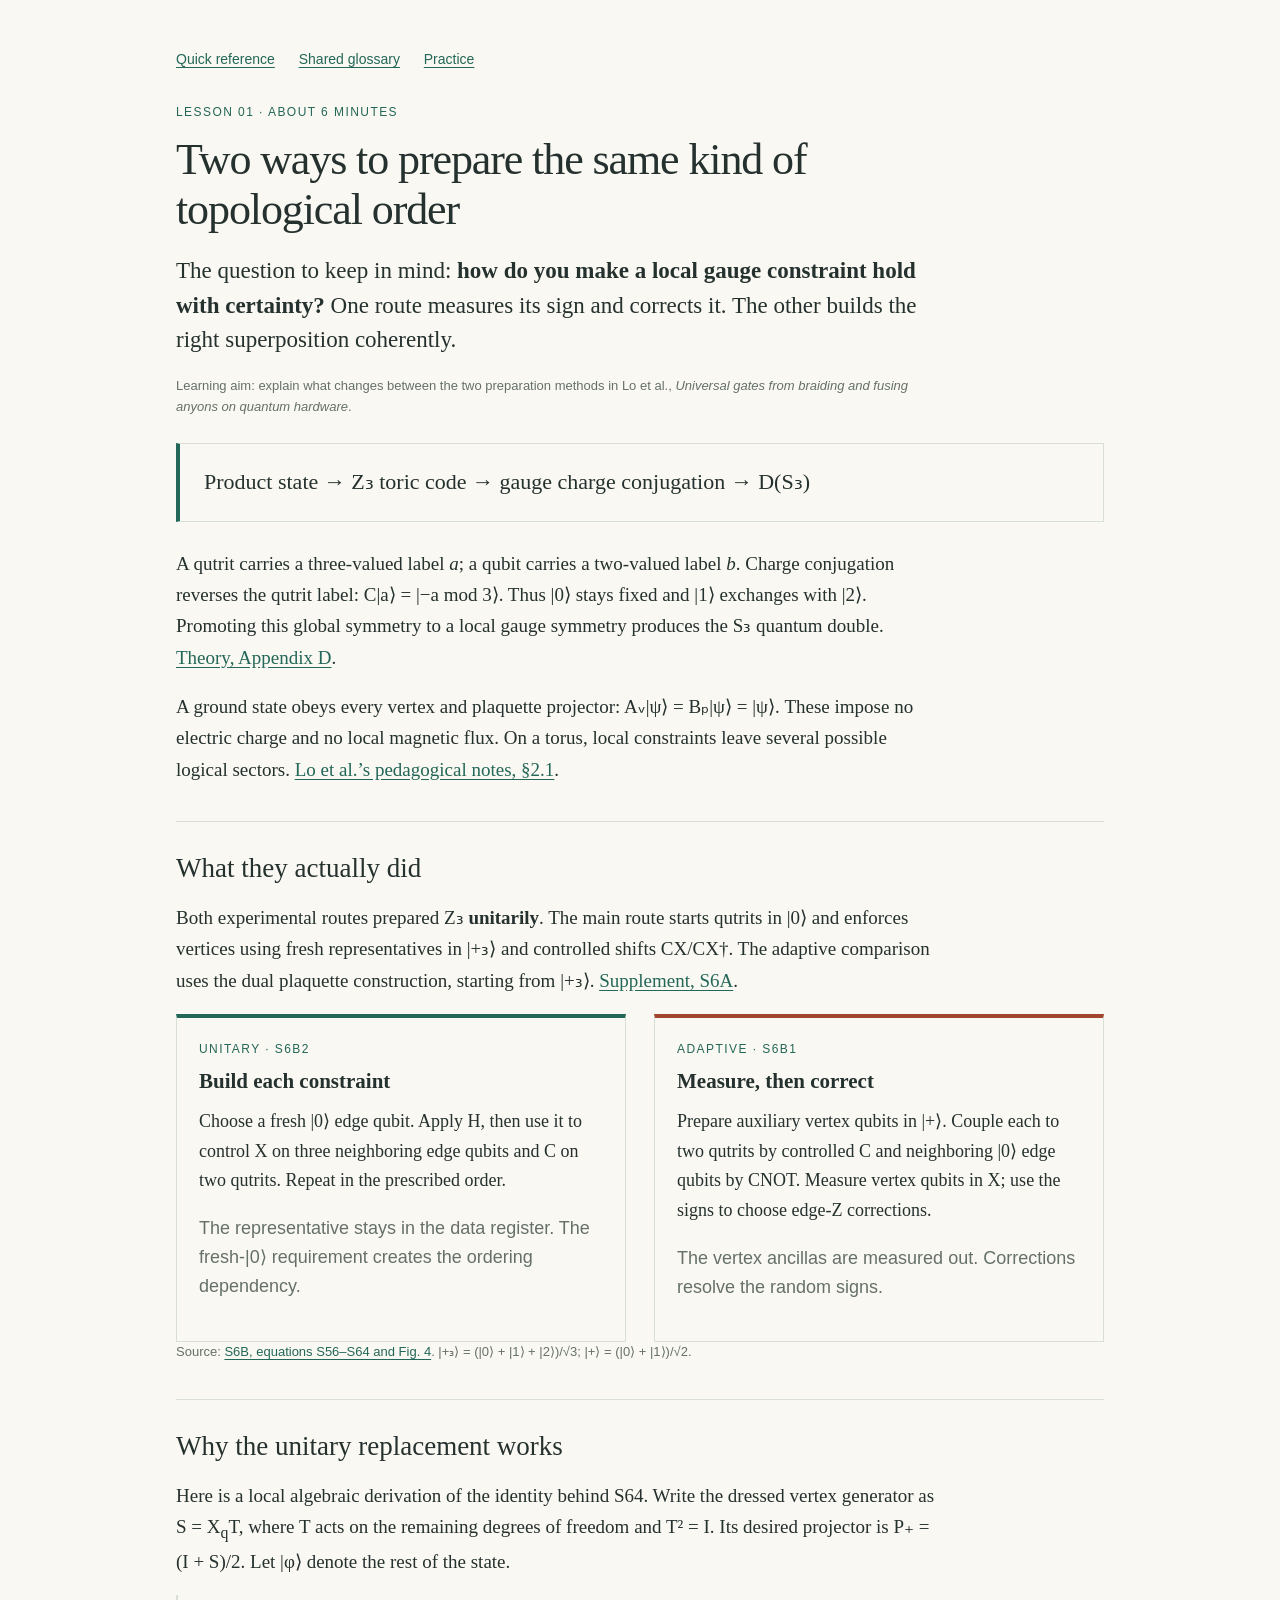
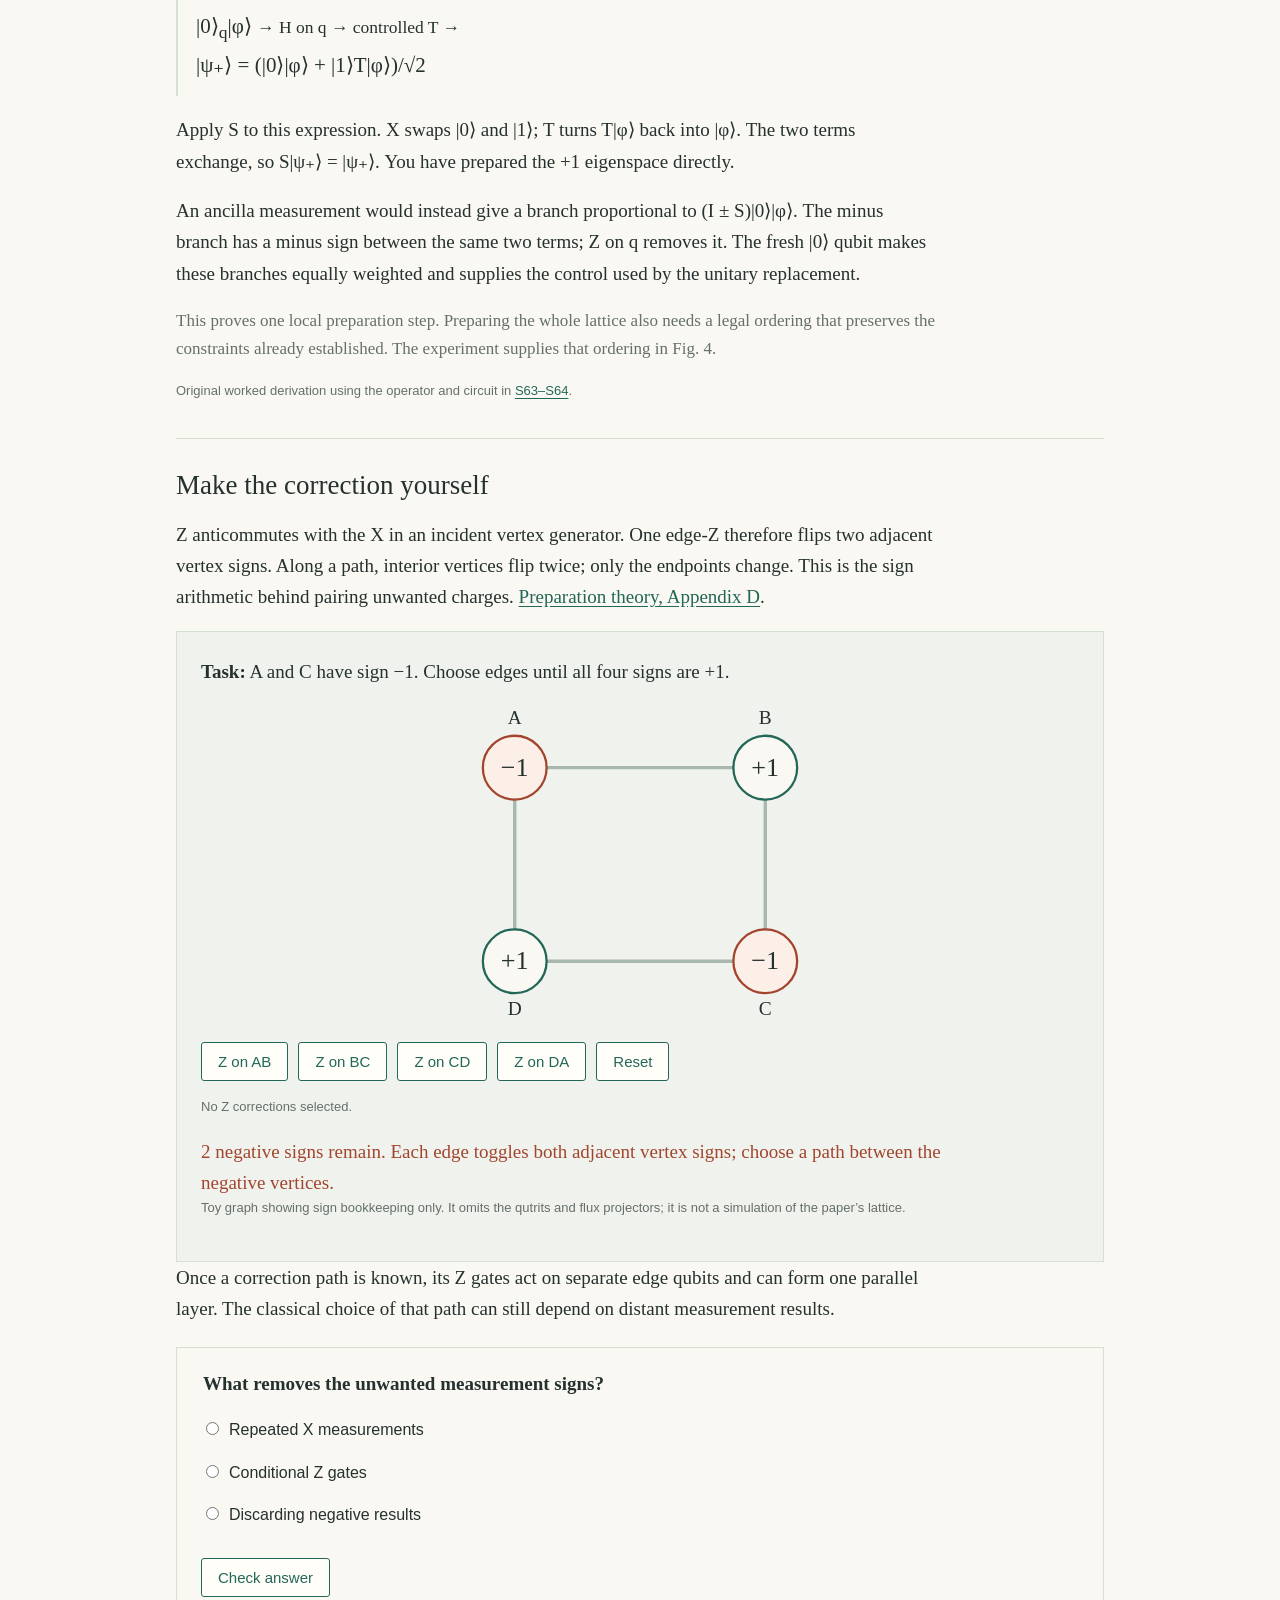
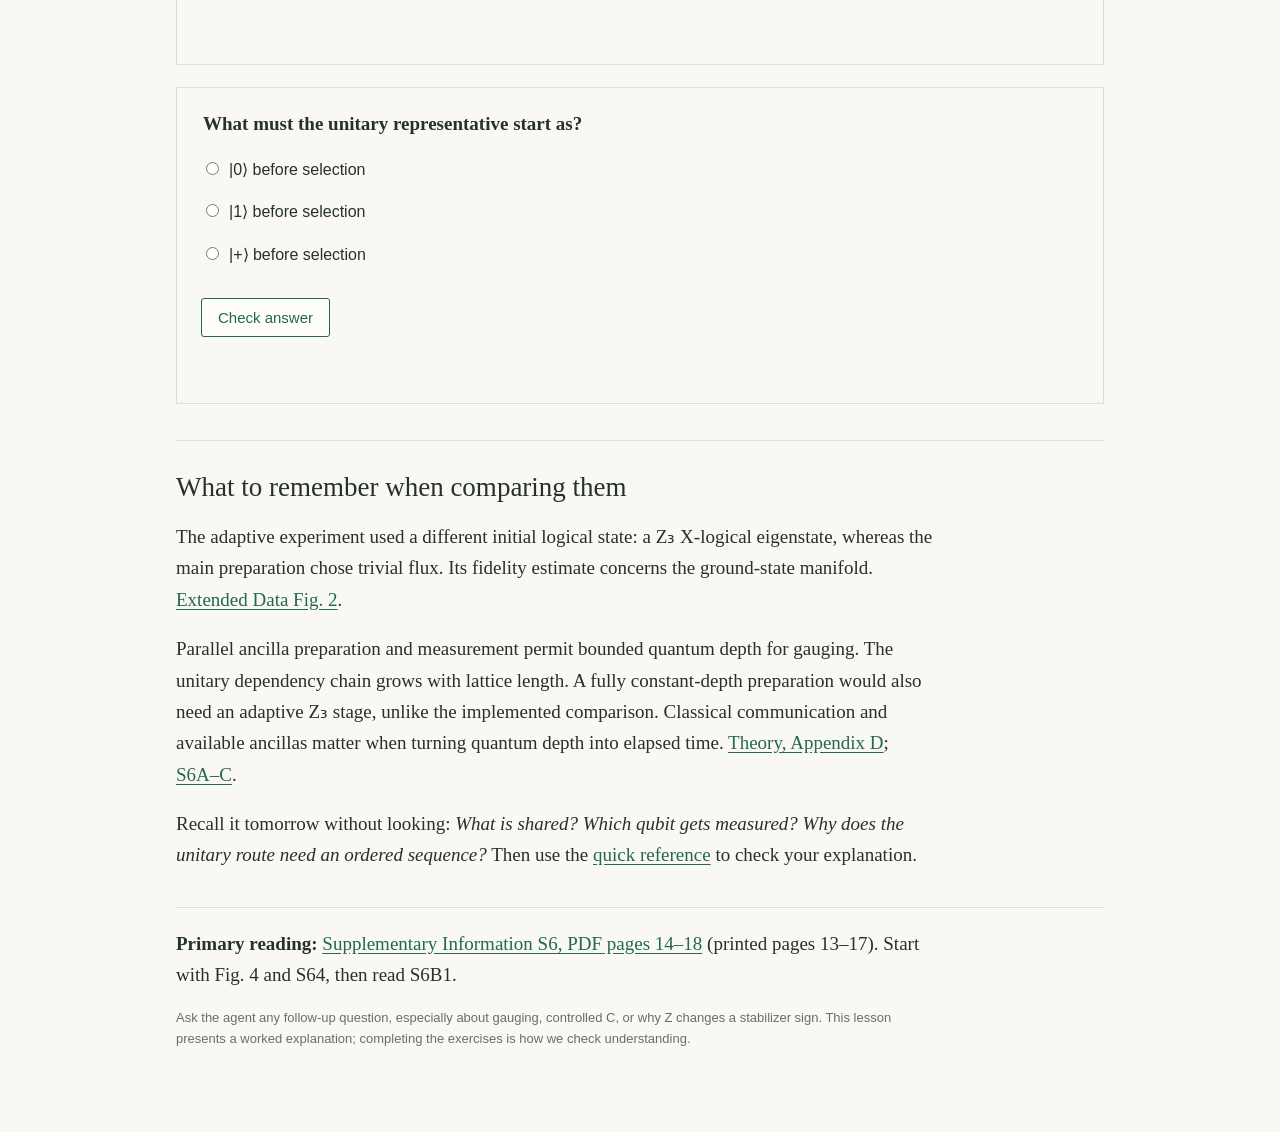
<file: index.html>
<!doctype html>
<html lang="en">
<head>
  <meta charset="utf-8">
  <meta name="viewport" content="width=device-width, initial-scale=1">
  <meta http-equiv="refresh" content="0; url=lessons/0001-lo-state-preparation.html">
  <meta name="description" content="Learn the unitary and adaptive state preparation methods in Lo et al.">
  <title>Lo et al. — interactive state preparation lesson</title>
  <link rel="stylesheet" href="assets/teaching.css">
</head>
<body>
<main>
  <div class="eyebrow">QuantumHackathon · lesson 01</div>
  <h1>Two ways to prepare a D(S₃) ground state</h1>
  <p><a href="lessons/0001-lo-state-preparation.html">Open the interactive lesson</a></p>
  <p><a href="reference/lo-state-preparation.html">Quick reference</a> · <a href="glossary.html">Shared glossary</a></p>
</main>
</body>
</html>
</file>
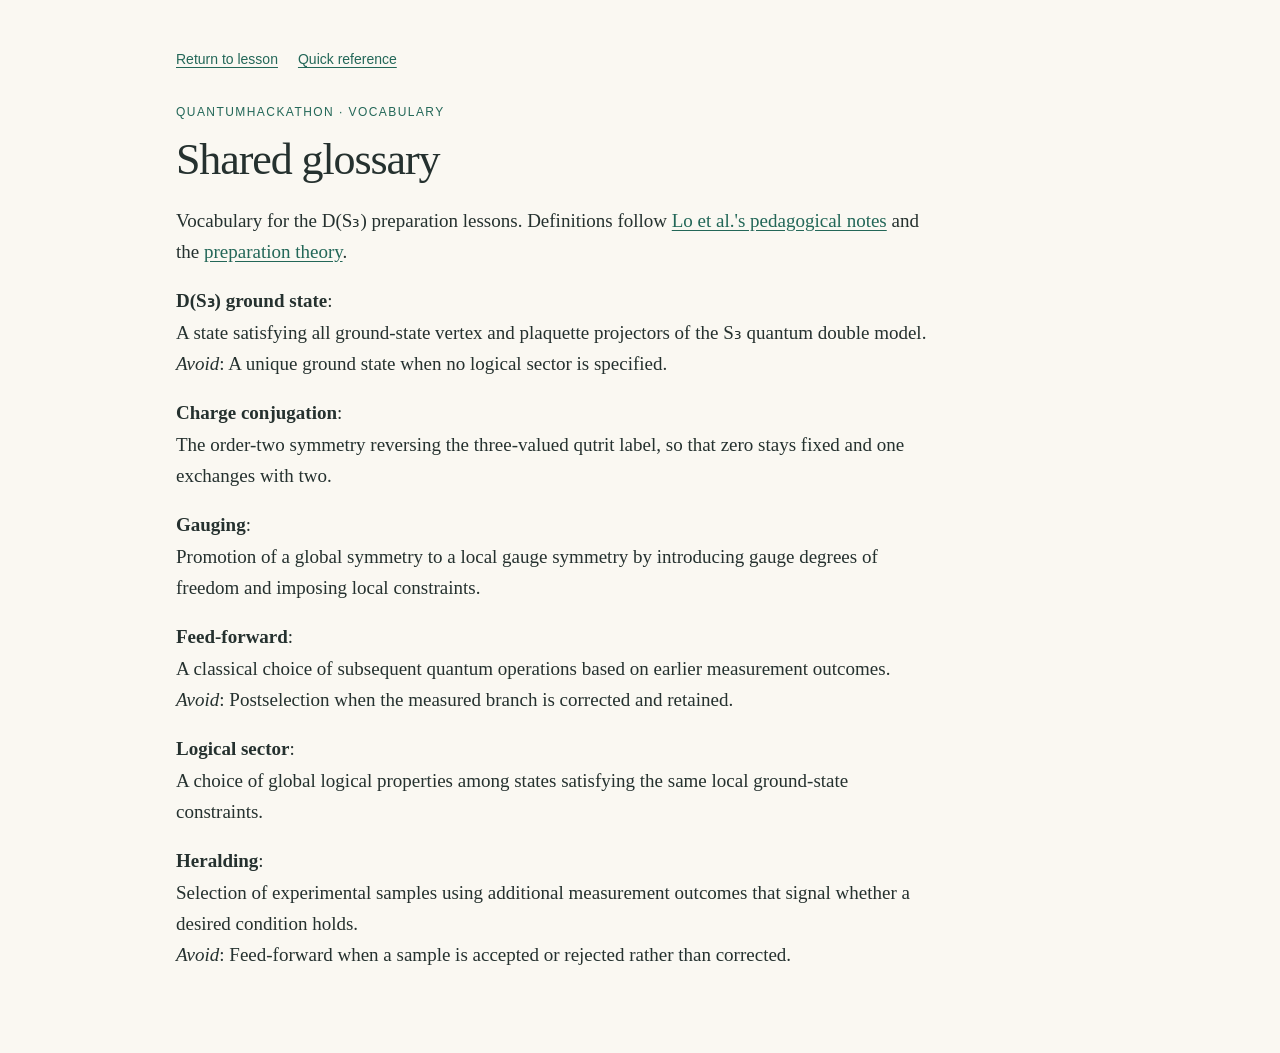
<file: glossary.html>
<!doctype html>
<html lang="en">
<head>
  <meta charset="utf-8">
  <meta name="viewport" content="width=device-width, initial-scale=1">
  <title>D(S₃) preparation glossary</title>
  <link rel="stylesheet" href="assets/teaching.css">
</head>
<body>
<main>
  <nav aria-label="Glossary navigation"><a href="lessons/0001-lo-state-preparation.html">Return to lesson</a><a href="reference/lo-state-preparation.html">Quick reference</a></nav>
  <div class="eyebrow">QuantumHackathon · vocabulary</div>
<h1>Shared glossary</h1>
<p>Vocabulary for the D(S₃) preparation lessons. Definitions follow <a href="https://arxiv.org/pdf/2502.14974">Lo et al.&#x27;s pedagogical notes</a> and the <a href="https://arxiv.org/html/2112.03061v2#A4">preparation theory</a>.</p>
<p><strong>D(S₃) ground state</strong>:<br>A state satisfying all ground-state vertex and plaquette projectors of the S₃ quantum double model.<br><em>Avoid</em>: A unique ground state when no logical sector is specified.</p>
<p><strong>Charge conjugation</strong>:<br>The order-two symmetry reversing the three-valued qutrit label, so that zero stays fixed and one exchanges with two.</p>
<p><strong>Gauging</strong>:<br>Promotion of a global symmetry to a local gauge symmetry by introducing gauge degrees of freedom and imposing local constraints.</p>
<p><strong>Feed-forward</strong>:<br>A classical choice of subsequent quantum operations based on earlier measurement outcomes.<br><em>Avoid</em>: Postselection when the measured branch is corrected and retained.</p>
<p><strong>Logical sector</strong>:<br>A choice of global logical properties among states satisfying the same local ground-state constraints.</p>
<p><strong>Heralding</strong>:<br>Selection of experimental samples using additional measurement outcomes that signal whether a desired condition holds.<br><em>Avoid</em>: Feed-forward when a sample is accepted or rejected rather than corrected.</p>
</main>
</body>
</html>
</file>
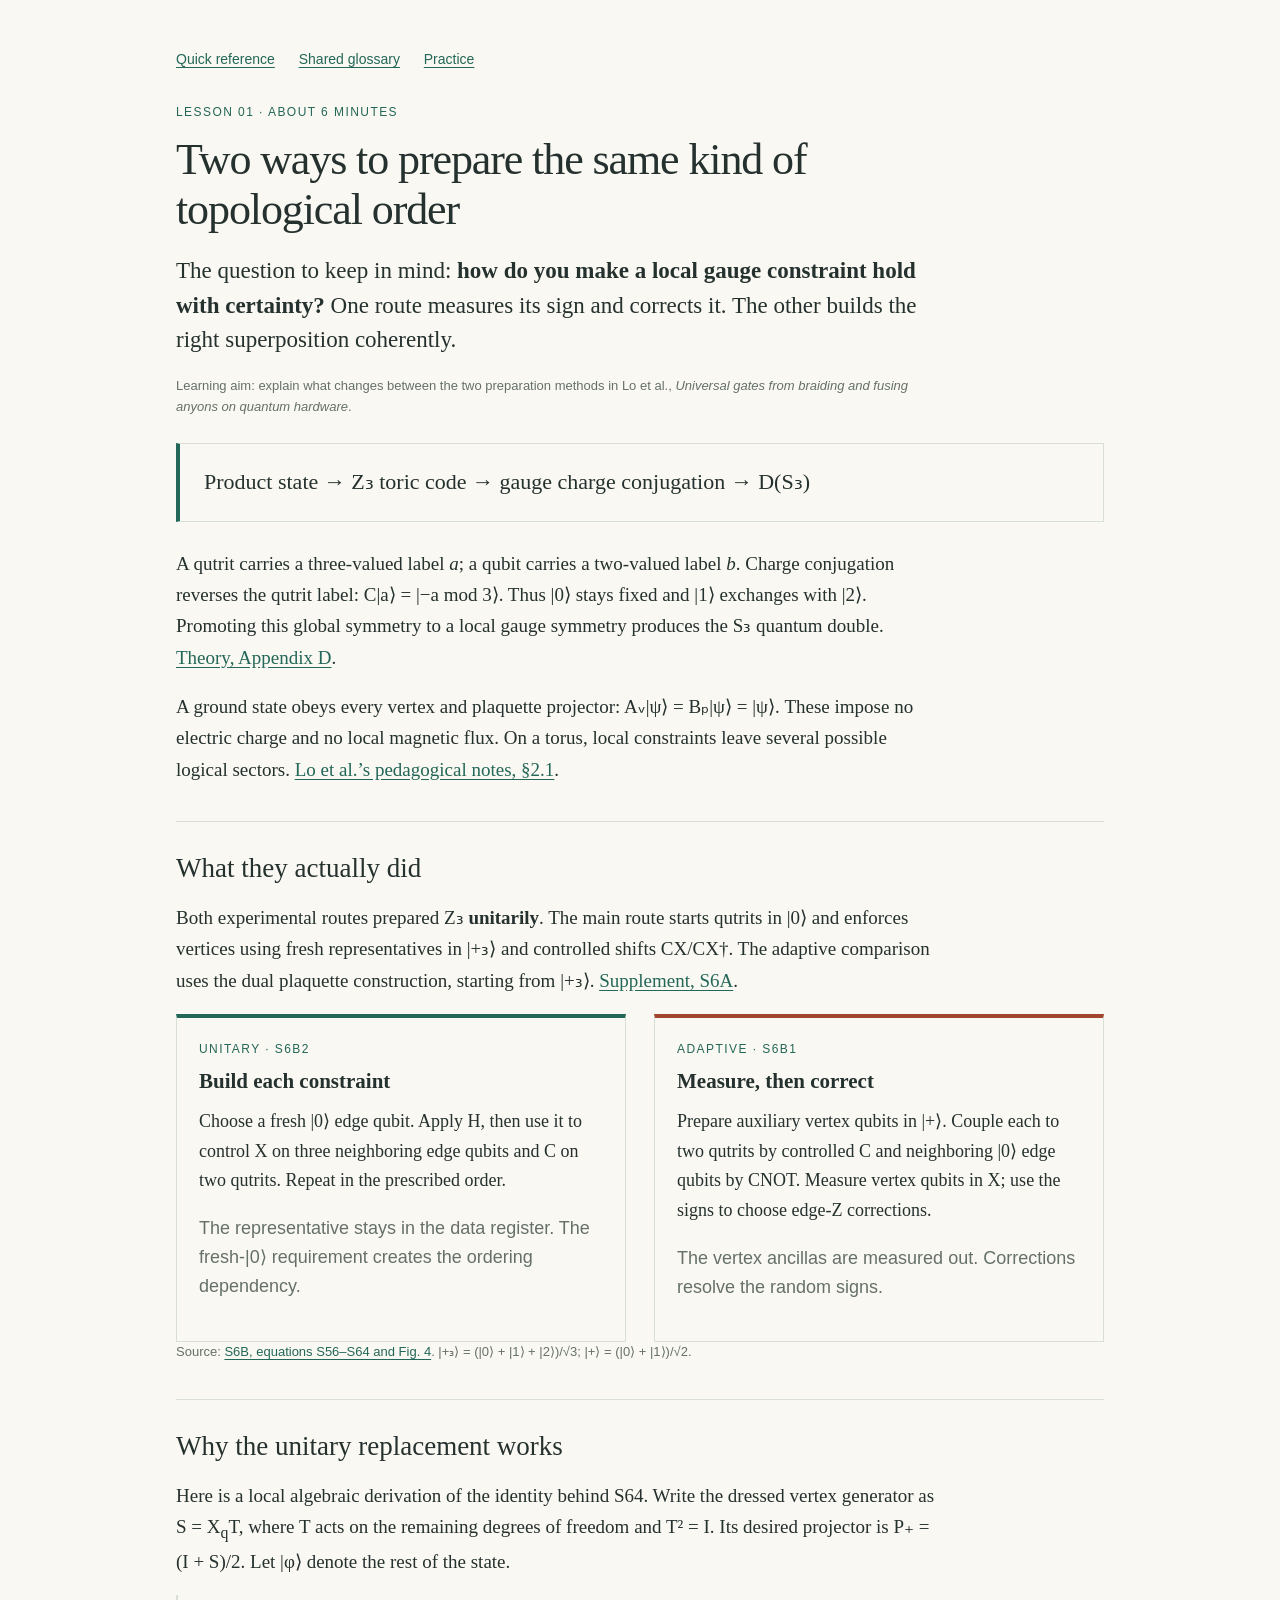
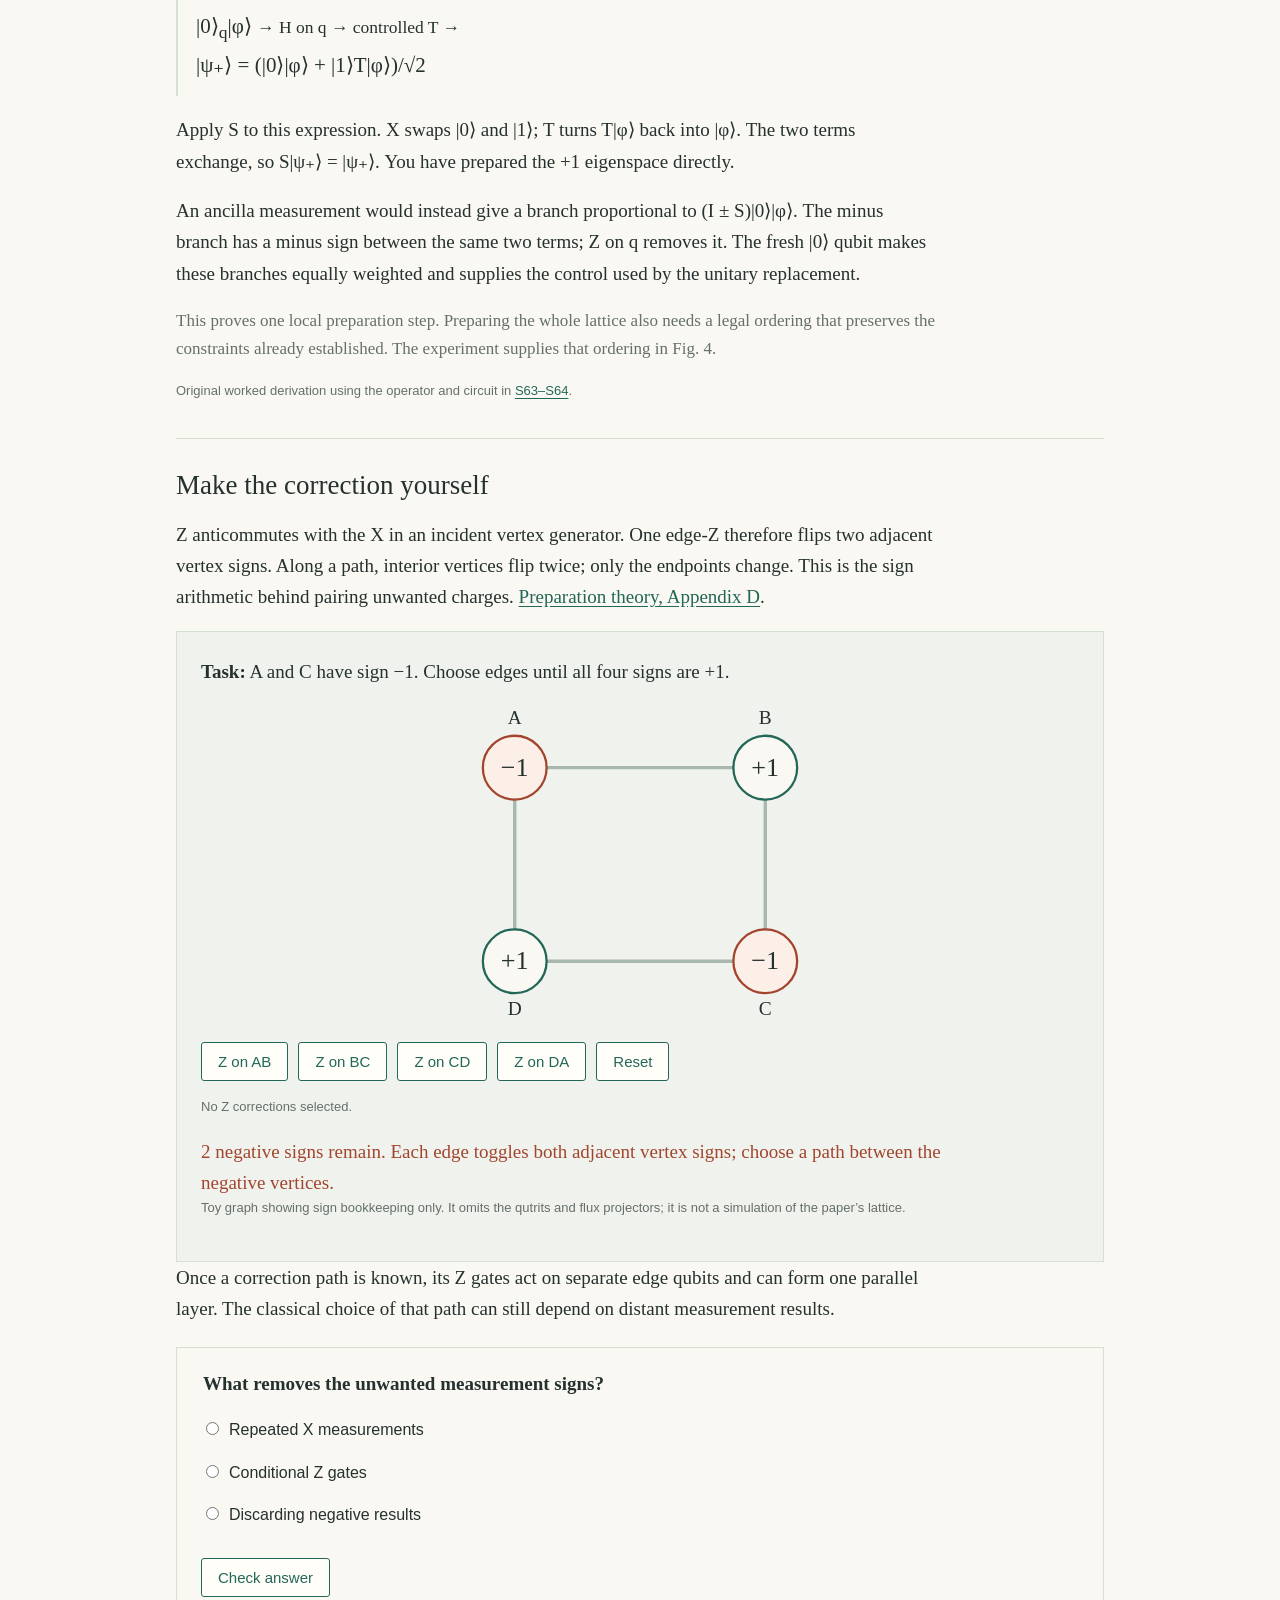
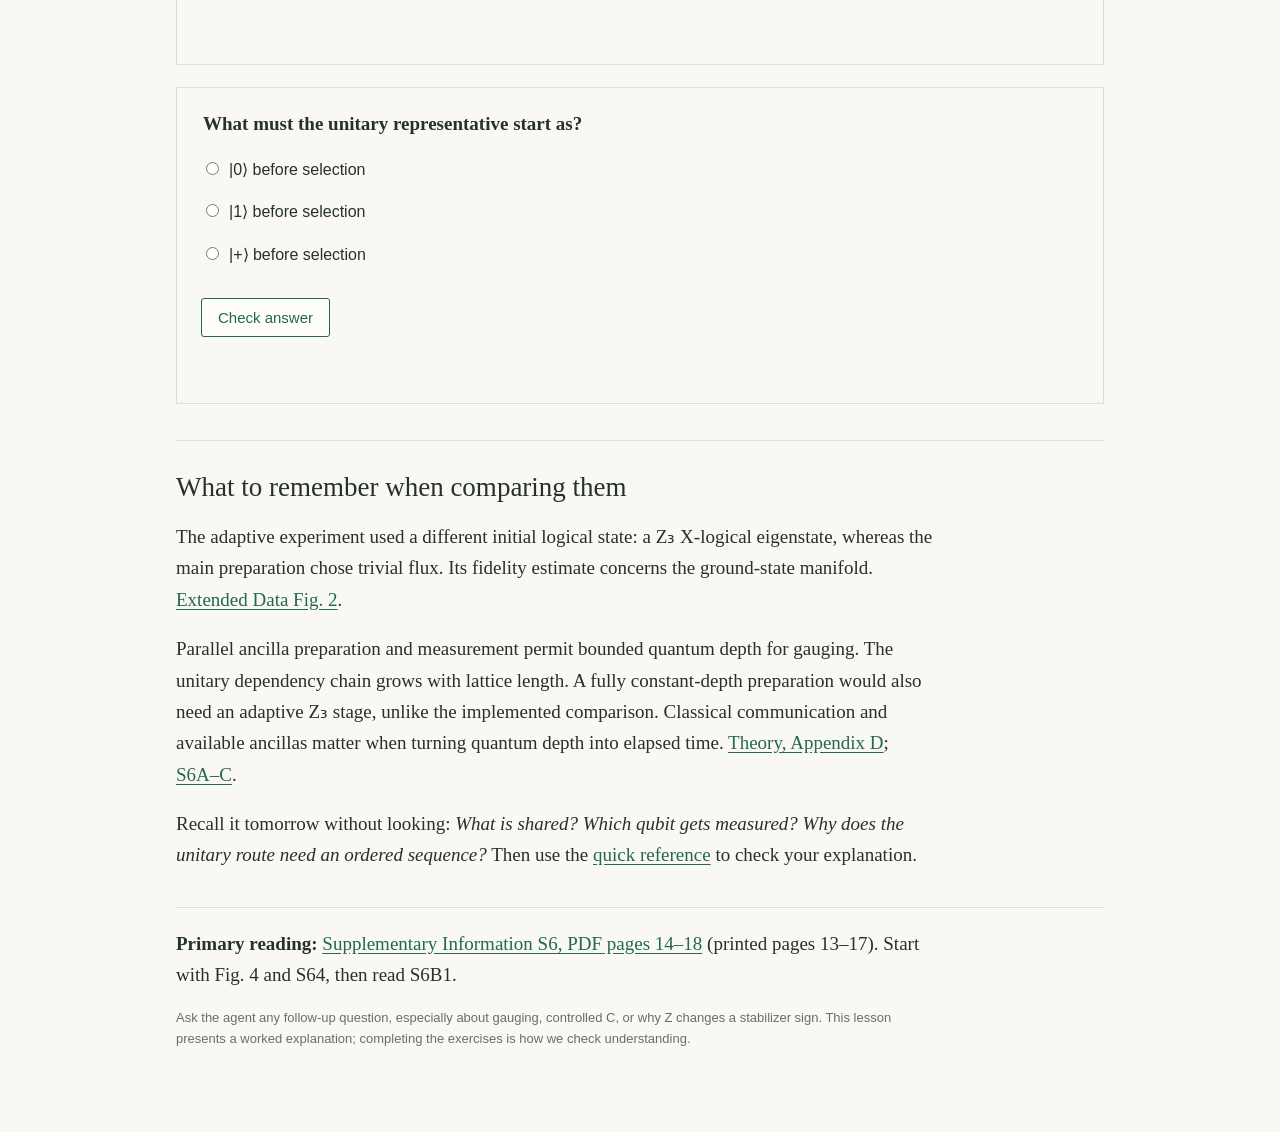
<file: lessons/0001-lo-state-preparation.html>
<!doctype html>
<html lang="en">
<head>
  <meta charset="utf-8">
  <meta name="viewport" content="width=device-width, initial-scale=1">
  <meta name="description" content="A short lesson on the unitary and adaptive preparation routes in Lo et al., with a worked projector identity and an interactive correction exercise.">
  <title>Two ways to prepare Lo’s D(S₃) state</title>
  <link rel="stylesheet" href="../assets/teaching.css">
  <script src="../assets/lesson-widgets.js" defer></script>
  <script src="../assets/vertex-signs.js" defer></script>
</head>
<body>
<a class="skip-link" href="#lesson">Skip to lesson</a>
<main id="lesson">
  <nav aria-label="Lesson navigation">
    <a href="../reference/lo-state-preparation.html">Quick reference</a>
    <a href="../glossary.html">Shared glossary</a>
    <a href="#practice">Practice</a>
  </nav>
  <header>
    <div class="eyebrow">Lesson 01 · about 6 minutes</div>
    <h1>Two ways to prepare the same kind of topological order</h1>
    <p class="lede">The question to keep in mind: <strong>how do you make a local gauge constraint hold with certainty?</strong> One route measures its sign and corrects it. The other builds the right superposition coherently.</p>
    <p class="caption">Learning aim: explain what changes between the two preparation methods in Lo et al., <em>Universal gates from braiding and fusing anyons on quantum hardware</em>.</p>
  </header>

  <div class="pipeline" aria-label="Preparation stages">
    <span>Product state</span> → <span>Z₃ toric code</span> → <span>gauge charge conjugation</span> → <span>D(S₃)</span>
  </div>
  <p>A qutrit carries a three-valued label <em>a</em>; a qubit carries a two-valued label <em>b</em>. Charge conjugation reverses the qutrit label: C|a⟩ = |−a mod 3⟩. Thus |0⟩ stays fixed and |1⟩ exchanges with |2⟩. Promoting this global symmetry to a local gauge symmetry produces the S₃ quantum double. <a href="https://arxiv.org/html/2112.03061v2#A4">Theory, Appendix D</a>.</p>
  <p>A ground state obeys every vertex and plaquette projector: <span class="nowrap">Aᵥ|ψ⟩ = Bₚ|ψ⟩ = |ψ⟩</span>. These impose no electric charge and no local magnetic flux. On a torus, local constraints leave several possible logical sectors. <a href="https://arxiv.org/pdf/2502.14974#page=7">Lo et al.’s pedagogical notes, §2.1</a>.</p>

  <section id="routes">
    <h2>What they actually did</h2>
    <p>Both experimental routes prepared Z₃ <strong>unitarily</strong>. The main route starts qutrits in |0⟩ and enforces vertices using fresh representatives in |+₃⟩ and controlled shifts CX/CX†. The adaptive comparison uses the dual plaquette construction, starting from |+₃⟩. <a href="https://media.springernature.com/original/springer-static/esm/art%3A10.1038%2Fs41586-026-10709-y/MediaObjects/41586_2026_10709_MOESM1_ESM.pdf#page=14">Supplement, S6A</a>.</p>
    <div class="columns">
      <article class="route unitary">
        <div class="eyebrow">Unitary · S6B2</div>
        <h3>Build each constraint</h3>
        <p>Choose a fresh |0⟩ edge qubit. Apply H, then use it to control X on three neighboring edge qubits and C on two qutrits. Repeat in the prescribed order.</p>
        <p class="caption">The representative stays in the data register. The fresh-|0⟩ requirement creates the ordering dependency.</p>
      </article>
      <article class="route adaptive">
        <div class="eyebrow">Adaptive · S6B1</div>
        <h3>Measure, then correct</h3>
        <p>Prepare auxiliary vertex qubits in |+⟩. Couple each to two qutrits by controlled C and neighboring |0⟩ edge qubits by CNOT. Measure vertex qubits in X; use the signs to choose edge-Z corrections.</p>
        <p class="caption">The vertex ancillas are measured out. Corrections resolve the random signs.</p>
      </article>
    </div>
    <p class="caption">Source: <a href="https://media.springernature.com/original/springer-static/esm/art%3A10.1038%2Fs41586-026-10709-y/MediaObjects/41586_2026_10709_MOESM1_ESM.pdf#page=15">S6B, equations S56–S64 and Fig. 4</a>. |+₃⟩ = (|0⟩ + |1⟩ + |2⟩)/√3; |+⟩ = (|0⟩ + |1⟩)/√2.</p>
  </section>

  <section id="identity">
    <h2>Why the unitary replacement works</h2>
    <p>Here is a local algebraic derivation of the identity behind S64. Write the dressed vertex generator as S = X<sub>q</sub>T, where T acts on the remaining degrees of freedom and T² = I. Its desired projector is P₊ = (I + S)/2. Let |φ⟩ denote the rest of the state.</p>
    <div class="formula">
      <span>|0⟩<sub>q</sub>|φ⟩ <small>→ H on q → controlled T →</small></span>
      <span>|ψ₊⟩ = (|0⟩|φ⟩ + |1⟩T|φ⟩)/√2</span>
    </div>
    <p>Apply S to this expression. X swaps |0⟩ and |1⟩; T turns T|φ⟩ back into |φ⟩. The two terms exchange, so S|ψ₊⟩ = |ψ₊⟩. You have prepared the +1 eigenspace directly.</p>
    <p>An ancilla measurement would instead give a branch proportional to (I ± S)|0⟩|φ⟩. The minus branch has a minus sign between the same two terms; Z on q removes it. The fresh |0⟩ qubit makes these branches equally weighted and supplies the control used by the unitary replacement.</p>
    <p class="aside">This proves one local preparation step. Preparing the whole lattice also needs a legal ordering that preserves the constraints already established. The experiment supplies that ordering in Fig. 4.</p>
    <p class="caption">Original worked derivation using the operator and circuit in <a href="https://media.springernature.com/original/springer-static/esm/art%3A10.1038%2Fs41586-026-10709-y/MediaObjects/41586_2026_10709_MOESM1_ESM.pdf#page=18">S63–S64</a>.</p>
  </section>

  <section id="practice">
    <h2>Make the correction yourself</h2>
    <p>Z anticommutes with the X in an incident vertex generator. One edge-Z therefore flips two adjacent vertex signs. Along a path, interior vertices flip twice; only the endpoints change. This is the sign arithmetic behind pairing unwanted charges. <a href="https://arxiv.org/html/2112.03061v2#A4">Preparation theory, Appendix D</a>.</p>
    <div class="exercise" data-vertex-signs>
      <p><strong>Task:</strong> A and C have sign −1. Choose edges until all four signs are +1.</p>
      <svg class="sign-board" viewBox="0 0 360 280" role="img" aria-labelledby="board-title board-description">
        <title id="board-title">Four-vertex correction exercise</title>
        <desc id="board-description" data-board-description>A: −1; B: +1; C: −1; D: +1.</desc>
        <line x1="70" y1="55" x2="290" y2="55" data-line="0"></line>
        <line x1="290" y1="55" x2="290" y2="225" data-line="1"></line>
        <line x1="290" y1="225" x2="70" y2="225" data-line="2"></line>
        <line x1="70" y1="225" x2="70" y2="55" data-line="3"></line>
        <circle cx="70" cy="55" r="28" class="negative" data-circle="0"></circle>
        <circle cx="290" cy="55" r="28" data-circle="1"></circle>
        <circle cx="290" cy="225" r="28" class="negative" data-circle="2"></circle>
        <circle cx="70" cy="225" r="28" data-circle="3"></circle>
        <text x="70" y="62" font-size="23" data-sign="0">−1</text>
        <text x="290" y="62" font-size="23" data-sign="1">+1</text>
        <text x="290" y="232" font-size="23" data-sign="2">−1</text>
        <text x="70" y="232" font-size="23" data-sign="3">+1</text>
        <text x="70" y="17" font-size="17">A</text>
        <text x="290" y="17" font-size="17">B</text>
        <text x="290" y="272" font-size="17">C</text>
        <text x="70" y="272" font-size="17">D</text>
      </svg>
      <div class="controls" role="group" aria-label="Select edge Z corrections">
        <button type="button" data-edge="0" aria-pressed="false">Z on AB</button>
        <button type="button" data-edge="1" aria-pressed="false">Z on BC</button>
        <button type="button" data-edge="2" aria-pressed="false">Z on CD</button>
        <button type="button" data-edge="3" aria-pressed="false">Z on DA</button>
        <button type="button" data-reset>Reset</button>
      </div>
      <p class="caption" data-correction-list>No Z corrections selected.</p>
      <p class="feedback" data-sign-feedback role="status" aria-live="polite">Choose a path connecting A to C.</p>
      <p class="caption">Toy graph showing sign bookkeeping only. It omits the qutrits and flux projectors; it is not a simulation of the paper’s lattice.</p>
      <noscript><p>For example, Z on AB flips A and B; Z on BC then flips B and C. All four signs become +1.</p></noscript>
    </div>
    <p>Once a correction path is known, its Z gates act on separate edge qubits and can form one parallel layer. The classical choice of that path can still depend on distant measurement results.</p>

    <form class="quiz" data-quiz data-answer="z" data-explanation="Use the measured signs to choose a string of edge-Z gates that removes the unwanted signs.">
      <fieldset>
        <legend>What removes the unwanted measurement signs?</legend>
        <label><input type="radio" name="correction" value="x">Repeated X measurements</label>
        <label><input type="radio" name="correction" value="z">Conditional Z gates</label>
        <label><input type="radio" name="correction" value="discard">Discarding negative results</label>
      </fieldset>
      <button type="submit">Check answer</button>
      <p class="feedback" role="status" aria-live="polite"></p>
    </form>
    <form class="quiz" data-quiz data-answer="zero" data-explanation="Select a fresh |0⟩ representative; H creates its superposition before the controlled entangling gates.">
      <fieldset>
        <legend>What must the unitary representative start as?</legend>
        <label><input type="radio" name="representative" value="zero">|0⟩ before selection</label>
        <label><input type="radio" name="representative" value="one">|1⟩ before selection</label>
        <label><input type="radio" name="representative" value="plus">|+⟩ before selection</label>
      </fieldset>
      <button type="submit">Check answer</button>
      <p class="feedback" role="status" aria-live="polite"></p>
    </form>
  </section>

  <section id="comparison">
    <h2>What to remember when comparing them</h2>
    <p>The adaptive experiment used a different initial logical state: a Z₃ X-logical eigenstate, whereas the main preparation chose trivial flux. Its fidelity estimate concerns the ground-state manifold. <a href="https://www.nature.com/articles/s41586-026-10709-y/figures/7">Extended Data Fig. 2</a>.</p>
    <p>Parallel ancilla preparation and measurement permit bounded quantum depth for gauging. The unitary dependency chain grows with lattice length. A fully constant-depth preparation would also need an adaptive Z₃ stage, unlike the implemented comparison. Classical communication and available ancillas matter when turning quantum depth into elapsed time. <a href="https://arxiv.org/html/2112.03061v2#A4">Theory, Appendix D</a>; <a href="https://media.springernature.com/original/springer-static/esm/art%3A10.1038%2Fs41586-026-10709-y/MediaObjects/41586_2026_10709_MOESM1_ESM.pdf#page=14">S6A–C</a>.</p>
    <p>Recall it tomorrow without looking: <em>What is shared? Which qubit gets measured? Why does the unitary route need an ordered sequence?</em> Then use the <a href="../reference/lo-state-preparation.html">quick reference</a> to check your explanation.</p>
  </section>

  <footer>
    <p><strong>Primary reading:</strong> <a href="https://media.springernature.com/original/springer-static/esm/art%3A10.1038%2Fs41586-026-10709-y/MediaObjects/41586_2026_10709_MOESM1_ESM.pdf#page=14">Supplementary Information S6, PDF pages 14–18</a> (printed pages 13–17). Start with Fig. 4 and S64, then read S6B1.</p>
    <p class="caption">Ask the agent any follow-up question, especially about gauging, controlled C, or why Z changes a stabilizer sign. This lesson presents a worked explanation; completing the exercises is how we check understanding.</p>
  </footer>
</main>
</body>
</html>
</file>
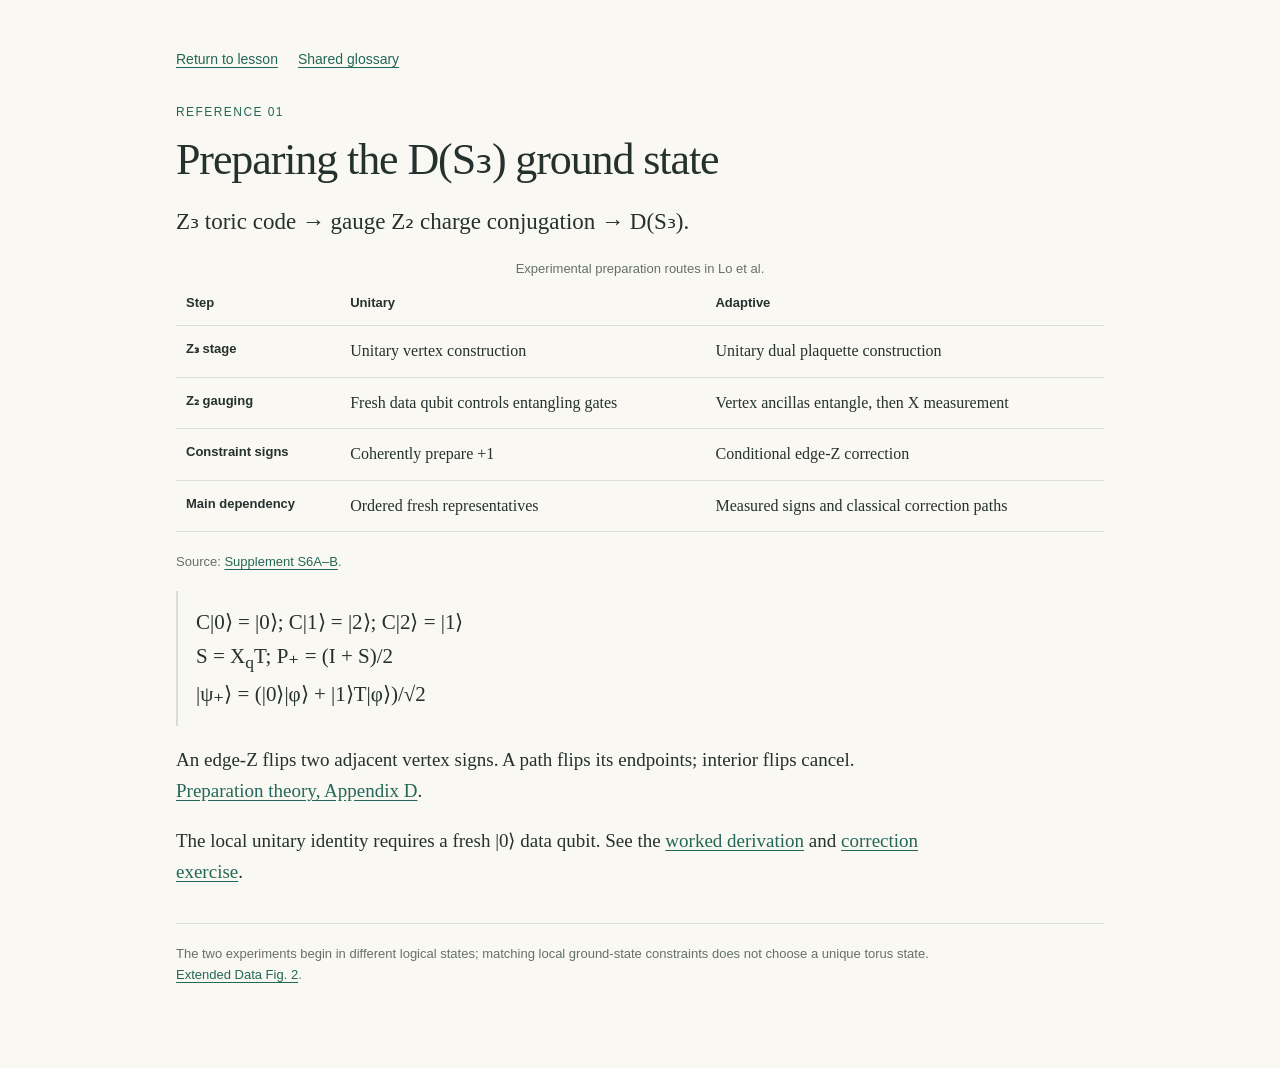
<file: reference/lo-state-preparation.html>
<!doctype html>
<html lang="en">
<head>
  <meta charset="utf-8">
  <meta name="viewport" content="width=device-width, initial-scale=1">
  <title>Lo state preparation — quick reference</title>
  <link rel="stylesheet" href="../assets/teaching.css">
</head>
<body>
<main>
  <nav aria-label="Reference navigation"><a href="../lessons/0001-lo-state-preparation.html">Return to lesson</a><a href="../glossary.html">Shared glossary</a></nav>
  <div class="eyebrow">Reference 01</div>
  <h1>Preparing the D(S₃) ground state</h1>
  <p class="lede">Z₃ toric code → gauge Z₂ charge conjugation → D(S₃).</p>
  <table>
    <caption class="caption">Experimental preparation routes in Lo et al.</caption>
    <thead><tr><th scope="col">Step</th><th scope="col">Unitary</th><th scope="col">Adaptive</th></tr></thead>
    <tbody>
      <tr><th scope="row">Z₃ stage</th><td>Unitary vertex construction</td><td>Unitary dual plaquette construction</td></tr>
      <tr><th scope="row">Z₂ gauging</th><td>Fresh data qubit controls entangling gates</td><td>Vertex ancillas entangle, then X measurement</td></tr>
      <tr><th scope="row">Constraint signs</th><td>Coherently prepare +1</td><td>Conditional edge-Z correction</td></tr>
      <tr><th scope="row">Main dependency</th><td>Ordered fresh representatives</td><td>Measured signs and classical correction paths</td></tr>
    </tbody>
  </table>
  <p class="caption">Source: <a href="https://media.springernature.com/original/springer-static/esm/art%3A10.1038%2Fs41586-026-10709-y/MediaObjects/41586_2026_10709_MOESM1_ESM.pdf#page=14">Supplement S6A–B</a>.</p>
  <div class="formula">
    <span>C|0⟩ = |0⟩; C|1⟩ = |2⟩; C|2⟩ = |1⟩</span>
    <span>S = X<sub>q</sub>T; P₊ = (I + S)/2</span>
    <span>|ψ₊⟩ = (|0⟩|φ⟩ + |1⟩T|φ⟩)/√2</span>
  </div>
  <p>An edge-Z flips two adjacent vertex signs. A path flips its endpoints; interior flips cancel. <a href="https://arxiv.org/html/2112.03061v2#A4">Preparation theory, Appendix D</a>.</p>
  <p>The local unitary identity requires a fresh |0⟩ data qubit. See the <a href="../lessons/0001-lo-state-preparation.html#identity">worked derivation</a> and <a href="../lessons/0001-lo-state-preparation.html#practice">correction exercise</a>.</p>
  <footer><p class="caption">The two experiments begin in different logical states; matching local ground-state constraints does not choose a unique torus state. <a href="https://www.nature.com/articles/s41586-026-10709-y/figures/7">Extended Data Fig. 2</a>.</p></footer>
</main>
</body>
</html>
</file>
<file: assets/teaching.css>
:root {
  color-scheme: light;
  --paper: #faf8f2;
  --ink: #25312f;
  --muted: #65706a;
  --rule: #d8dfd5;
  --teal: #236758;
  --rust: #a3452e;
}
* { box-sizing: border-box; }
body { margin: 0; background: var(--paper); color: var(--ink); font: 19px/1.65 Georgia, "Times New Roman", serif; }
main { max-width: 1000px; margin: 0 auto; padding: 48px 36px 64px; }
a { color: var(--teal); text-underline-offset: 3px; }
a:hover { text-decoration-thickness: 2px; }
nav, .eyebrow, .caption, button, label, th { font-family: -apple-system, BlinkMacSystemFont, "Segoe UI", sans-serif; }
nav { font-size: 14px; margin-bottom: 32px; }
nav a { margin-right: 20px; }
.eyebrow { font-size: 12px; letter-spacing: .12em; text-transform: uppercase; color: var(--teal); }
h1 { font-size: 44px; line-height: 1.13; font-weight: normal; letter-spacing: -.025em; max-width: 750px; margin: 12px 0 20px; }
h2 { font-size: 27px; font-weight: normal; line-height: 1.25; margin: 0 0 16px; }
h3 { font-size: 21px; line-height: 1.3; margin: 8px 0 12px; }
p { margin: 0 0 18px; max-width: 760px; }
.lede { font-size: 23px; line-height: 1.5; }
.nowrap { white-space: nowrap; }
section { margin-top: 36px; padding-top: 30px; border-top: 1px solid var(--rule); }
.caption { font-size: 13px; line-height: 1.6; color: var(--muted); }
.pipeline { padding: 20px 24px; margin: 26px 0; border: 1px solid var(--rule); border-left: 4px solid var(--teal); font-size: 22px; }
.pipeline span { white-space: nowrap; }
.columns { display: flex; gap: 28px; align-items: stretch; }
.columns > * { flex: 1; min-width: 0; }
.route { padding: 22px; border: 1px solid var(--rule); }
.route.unitary { border-top: 4px solid var(--teal); }
.route.adaptive { border-top: 4px solid var(--rust); }
.route p { font-size: 18px; }
ol, ul { padding-left: 24px; }
li { margin-bottom: 10px; }
.formula { padding: 14px 18px; margin: 18px 0; border-left: 2px solid var(--rule); font-size: 21px; overflow-x: auto; }
.formula span { display: block; }
.aside { font-size: 17px; color: var(--muted); }
.exercise { background: #f0f3ed; border: 1px solid var(--rule); padding: 24px; }
.sign-board { display: block; width: 100%; max-width: 410px; margin: 8px auto 18px; }
.sign-board line { stroke: #a8b8ae; stroke-width: 3; }
.sign-board .chosen { stroke: var(--teal); stroke-width: 7; }
.sign-board circle { fill: var(--paper); stroke: var(--teal); stroke-width: 2; }
.sign-board .negative { stroke: var(--rust); fill: #fbefe7; }
.sign-board text { font-family: Georgia, serif; text-anchor: middle; fill: var(--ink); }
.controls { display: flex; flex-wrap: wrap; gap: 10px; margin: 16px 0; }
button { border: 1px solid var(--teal); color: var(--teal); background: #fffef9; padding: 10px 16px; font-size: 15px; border-radius: 3px; cursor: pointer; }
button:hover { background: #e5eee7; }
button[aria-pressed="true"] { background: var(--teal); color: white; }
button:focus-visible, input:focus-visible, a:focus-visible, summary:focus-visible { outline: 3px solid var(--rust); outline-offset: 4px; }
.feedback { min-height: 1.7em; margin: 14px 0 0; }
.feedback[data-result="correct"] { color: var(--teal); }
.feedback[data-result="incorrect"] { color: var(--rust); }
fieldset { border: 0; margin: 0 0 22px; padding: 0; }
legend { margin-bottom: 10px; font-weight: bold; }
label { display: block; font-size: 16px; padding: 8px 0; }
input[type="radio"] { margin-right: 10px; accent-color: var(--teal); }
.quiz { margin: 22px 0; padding: 20px 24px; border: 1px solid var(--rule); }
details { margin: 16px 0; }
summary { cursor: pointer; color: var(--teal); }
details p { margin-top: 12px; }
table { width: 100%; border-collapse: collapse; font-size: 16px; margin: 20px 0; }
th { font-size: 13px; text-align: left; }
td, th { border-bottom: 1px solid var(--rule); vertical-align: top; padding: 12px 10px; }
footer { border-top: 1px solid var(--rule); margin-top: 36px; padding-top: 20px; }
.skip-link { position: absolute; left: -10000px; top: 10px; }
.skip-link:focus { left: 20px; background: white; padding: 10px; }
@media (max-width: 700px) {
  main { padding: 28px 20px 44px; }
  h1 { font-size: 35px; }
  .columns { display: block; }
  .route { margin-bottom: 20px; }
  .pipeline { font-size: 20px; padding: 16px; }
  table { font-size: 14px; }
  td, th { padding: 9px 5px; }
}
@media print {
  :root { --paper: white; --ink: #111; --muted: #444; }
  body { font-size: 11pt; line-height: 1.45; }
  main { padding: 0; max-width: none; }
  h1 { font-size: 26pt; }
  h2 { font-size: 18pt; }
  .lede { font-size: 13pt; }
  .route p, .aside { font-size: 11pt; }
  .pipeline, .formula { font-size: 12pt; }
  .columns { display: block; }
  .route { margin-bottom: 16px; }
  .caption { font-size: 9pt; color: #444; }
  section { margin-top: 18px; padding-top: 18px; }
  nav, .controls, .quiz button, .skip-link { display: none; }
  .route, .quiz, table, .exercise { break-inside: avoid; }
  .exercise { background: white; }
  .sign-board { max-width: 230px; }
  a { color: #111; }
}
</file>
